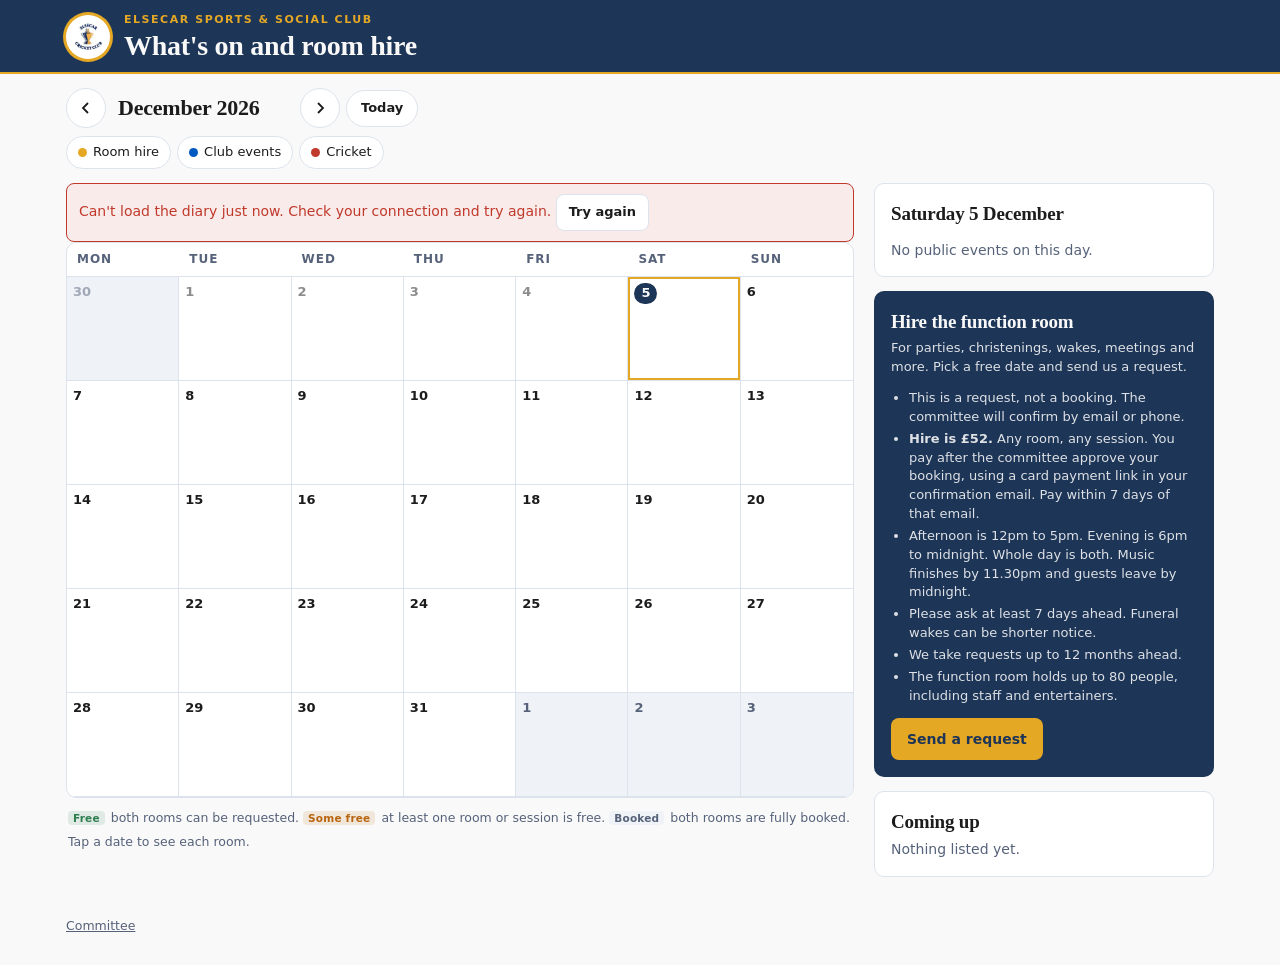
<file: index.html>
<!doctype html>
<html lang="en-GB" class="force-light">
<head>
<meta charset="utf-8">
<meta name="viewport" content="width=device-width,initial-scale=1,viewport-fit=cover">
<title>What's on: Elsecar Sports &amp; Social Club</title>
<meta name="description" content="What's on at Elsecar Sports & Social Club, and when the function room and tea room are free to hire.">
<meta name="theme-color" content="#1d3557">
<meta name="color-scheme" content="light">
<meta http-equiv="Content-Security-Policy" content="default-src 'self'; script-src 'self'; connect-src https://script.google.com https://script.googleusercontent.com; style-src 'self' https://fonts.googleapis.com; font-src https://fonts.gstatic.com; img-src 'self' data:; base-uri 'self'; form-action 'self'; object-src 'none'">
<link rel="icon" href="logo.jpg">
<link rel="preconnect" href="https://fonts.googleapis.com">
<link rel="preconnect" href="https://fonts.gstatic.com" crossorigin>
<link rel="stylesheet" href="https://fonts.googleapis.com/css2?family=Montserrat:wght@400;500;600;700&family=Roboto+Serif:opsz,wght@8..144,700;8..144,800&display=swap">
<link rel="stylesheet" href="committee.css?v=7">
<link rel="stylesheet" href="public.css?v=5">
</head>
<body class="public">

<div class="demobar" id="demoBar" hidden>
  <div class="wrap"><b>DEMO MODE.</b> Sample data only. Requests are not sent to the club. Approve them on the <a href="committee.html?demo=1" target="_blank" rel="noopener">committee demo</a> (code <b>demo</b>). <button type="button" class="linkbtn" id="demoReset">Reset the demo</button></div>
</div>

<header class="band">
  <div class="wrap">
    <div class="crest">
      <img class="logo" src="logo.jpg" alt="Elsecar Cricket Club crest" width="48" height="48">
      <div>
        <div class="eyebrow">Elsecar Sports &amp; Social Club</div>
        <h1>What's on and room hire</h1>
      </div>
    </div>
    <a class="pill" id="fullLink" href="index.html" target="_blank" rel="noopener" hidden>Open full screen</a>
  </div>
</header>

<section id="noBackend" hidden>
  <div class="wrap narrow"><div class="card">
    <h2>The diary isn't connected yet</h2>
    <p class="hint">Please check back soon.</p>
  </div></div>
</section>

<div id="app" hidden>
  <div class="toolbar">
    <div class="wrap">
      <div class="monthnav">
        <button class="iconbtn" id="prev" aria-label="Previous month"><svg width="16" height="16" viewBox="0 0 16 16" aria-hidden="true"><path d="M10 3 5 8l5 5" fill="none" stroke="currentColor" stroke-width="1.8"/></svg></button>
        <h2 id="monthLabel" aria-live="polite"></h2>
        <button class="iconbtn" id="next" aria-label="Next month"><svg width="16" height="16" viewBox="0 0 16 16" aria-hidden="true"><path d="m6 3 5 5-5 5" fill="none" stroke="currentColor" stroke-width="1.8"/></svg></button>
        <button class="ghost" id="todayBtn">Today</button>
      </div>
    </div>
    <div class="wrap"><div class="legend" id="legend"></div></div>
  </div>

  <main>
    <div class="wrap grid2">
      <div id="mainCol">
        <p class="err banner" id="loadErr" role="alert" hidden></p>
        <section class="cal" aria-label="Month calendar">
          <div class="dow"><div>Mon</div><div>Tue</div><div>Wed</div><div>Thu</div><div>Fri</div><div>Sat</div><div>Sun</div></div>
          <div class="grid" id="grid"></div>
        </section>
        <p class="key"><span class="key-wide"><span class="room free">Free</span> both rooms can be requested. <span class="room part">Some free</span> at least one room or session is free. <span class="room booked">Booked</span> both rooms are fully booked.</span><span class="key-narrow"><span class="dot"></span> a room is free for at least one session.</span> Tap a date to see each room.</p>
      </div>
      <aside id="side"></aside>
    </div>
  </main>

  <footer><div class="wrap"><a href="committee.html" target="_blank" rel="noopener">Committee</a></div></footer>
</div>

<div id="toastRoot" aria-live="polite"></div>

<script src="config.js?v=1"></script>
<script src="rules.js?v=6"></script>
<script src="public.js?v=5"></script>
</body>
</html>
</file>
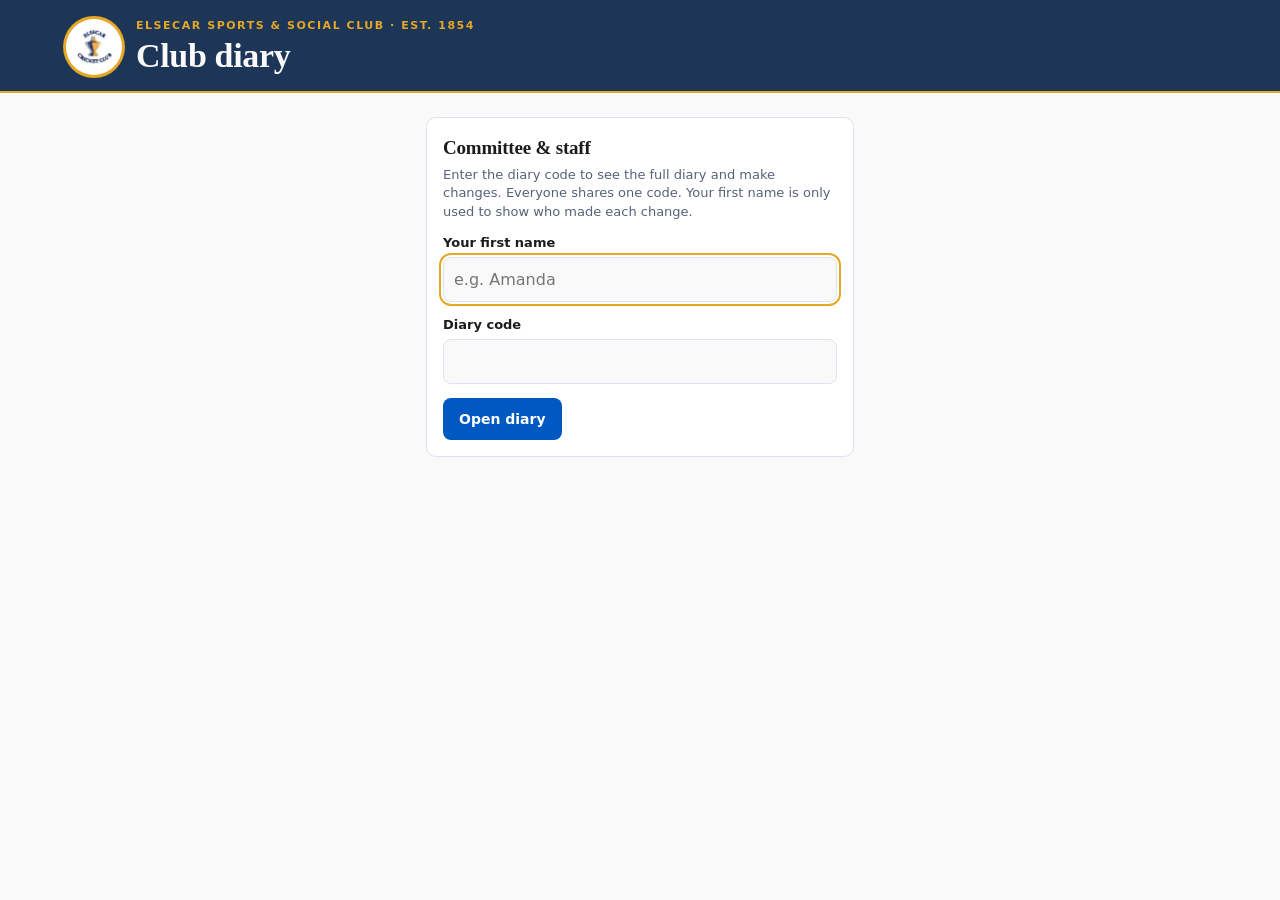
<file: committee.html>
<!doctype html>
<html lang="en-GB">
<head>
<meta charset="utf-8">
<meta name="viewport" content="width=device-width,initial-scale=1,viewport-fit=cover">
<title>Elsecar Club Diary: Committee</title>
<meta name="robots" content="noindex,nofollow">
<meta http-equiv="Content-Security-Policy" content="default-src 'self'; script-src 'self'; connect-src https://script.google.com https://script.googleusercontent.com; style-src 'self' https://fonts.googleapis.com; font-src https://fonts.gstatic.com; img-src 'self' data:; base-uri 'self'; form-action 'self'; object-src 'none'">
<meta name="theme-color" content="#1d3557">
<meta name="apple-mobile-web-app-capable" content="yes">
<meta name="mobile-web-app-capable" content="yes">
<meta name="apple-mobile-web-app-title" content="Club Diary">
<link rel="apple-touch-icon" href="logo.jpg">
<link rel="icon" href="logo.jpg">
<link rel="preconnect" href="https://fonts.googleapis.com">
<link rel="preconnect" href="https://fonts.gstatic.com" crossorigin>
<link rel="stylesheet" href="https://fonts.googleapis.com/css2?family=Montserrat:wght@400;500;600;700&family=Roboto+Serif:opsz,wght@8..144,700;8..144,800&display=swap">
<link rel="stylesheet" href="committee.css?v=7">
</head>
<body>

<div class="demobar" id="demoBar" hidden>
  <div class="wrap"><b>DEMO MODE.</b> Sample events only. Nothing here touches the real club diary. Use the code <b>demo</b>. Requests sent from the <a href="index.html?demo=1">public demo</a> in this browser appear here. <button type="button" class="linkbtn" id="demoReset">Reset the demo</button></div>
</div>

<header class="band">
  <div class="wrap">
    <div class="crest">
      <img class="logo" src="logo.jpg" alt="Elsecar Cricket Club crest" width="64" height="64">
      <div>
        <div class="eyebrow">Elsecar Sports &amp; Social Club · Est. 1854</div>
        <h1>Club diary</h1>
      </div>
    </div>
    <div class="who" id="who"></div>
  </div>
</header>

<!-- Sign in -->
<section id="signin" hidden>
  <div class="wrap narrow">
    <div class="card">
      <h2>Committee &amp; staff</h2>
      <p class="hint">Enter the diary code to see the full diary and make changes. Everyone shares one code. Your first name is only used to show who made each change.</p>
      <form id="signinForm" class="stack" autocomplete="off">
        <div class="f"><label for="inName">Your first name</label><input id="inName" maxlength="40" autocomplete="given-name" placeholder="e.g. Amanda" required></div>
        <div class="f"><label for="inCode">Diary code</label><input id="inCode" type="password" autocomplete="off" autocapitalize="none" spellcheck="false" required></div>
        <p class="err" id="inErr" role="alert" hidden></p>
        <div class="row"><button class="btn" type="submit" id="inGo">Open diary</button></div>
      </form>
    </div>
  </div>
</section>

<!-- Not connected yet -->
<section id="noBackend" hidden>
  <div class="wrap narrow">
    <div class="card">
      <h2>The diary isn't connected yet</h2>
      <p class="hint">The page is ready but it hasn't been given the address of the diary store. Pete needs to add it to <code>config.js</code>.</p>
      <p><a class="btn gold" href="?demo=1">Try the demo</a></p>
    </div>
  </div>
</section>

<!-- The diary -->
<div id="app" hidden>
  <div class="toolbar">
    <div class="wrap">
      <div class="monthnav" id="monthNav">
        <button class="iconbtn" id="prev" aria-label="Previous month"><svg width="16" height="16" viewBox="0 0 16 16" aria-hidden="true"><path d="M10 3 5 8l5 5" fill="none" stroke="currentColor" stroke-width="1.8"/></svg></button>
        <h2 id="monthLabel" aria-live="polite"></h2>
        <button class="iconbtn" id="next" aria-label="Next month"><svg width="16" height="16" viewBox="0 0 16 16" aria-hidden="true"><path d="m6 3 5 5-5 5" fill="none" stroke="currentColor" stroke-width="1.8"/></svg></button>
        <button class="ghost" id="todayBtn">Today</button>
      </div>
      <h2 id="listLabel" class="listlabel" hidden>Coming up (next 3 months)</h2>
      <div class="row">
        <div class="seg" role="group" aria-label="View">
          <button id="vMonth" aria-pressed="true">Month</button>
          <button id="vList" aria-pressed="false">List</button>
        </div>
        <button class="btn gold" id="addBtn">+ Add</button>
      </div>
    </div>
    <div class="wrap"><div class="legend" id="legend"></div></div>
  </div>

  <main>
    <div class="wrap grid2">
      <div id="mainCol">
        <p class="err banner" id="loadErr" role="alert" hidden></p>
        <section class="cal" id="calBox" aria-label="Month calendar">
          <div class="dow"><div>Mon</div><div>Tue</div><div>Wed</div><div>Thu</div><div>Fri</div><div>Sat</div><div>Sun</div></div>
          <div class="grid" id="grid"></div>
        </section>
        <section id="listBox" aria-label="Upcoming list" hidden></section>
      </div>
      <aside id="side"></aside>
    </div>
  </main>

  <footer><div class="wrap">Fixtures from Play-Cricket arrive in a later update. <!-- STAGE 4: Play-Cricket fixtures appear as read-only items already (see src in committee.js). --></div></footer>
</div>

<div id="modalRoot"></div>
<div id="toastRoot" aria-live="polite"></div>

<script src="config.js?v=1"></script>
<script src="rules.js?v=6"></script>
<script src="committee.js?v=6"></script>
</body>
</html>
</file>
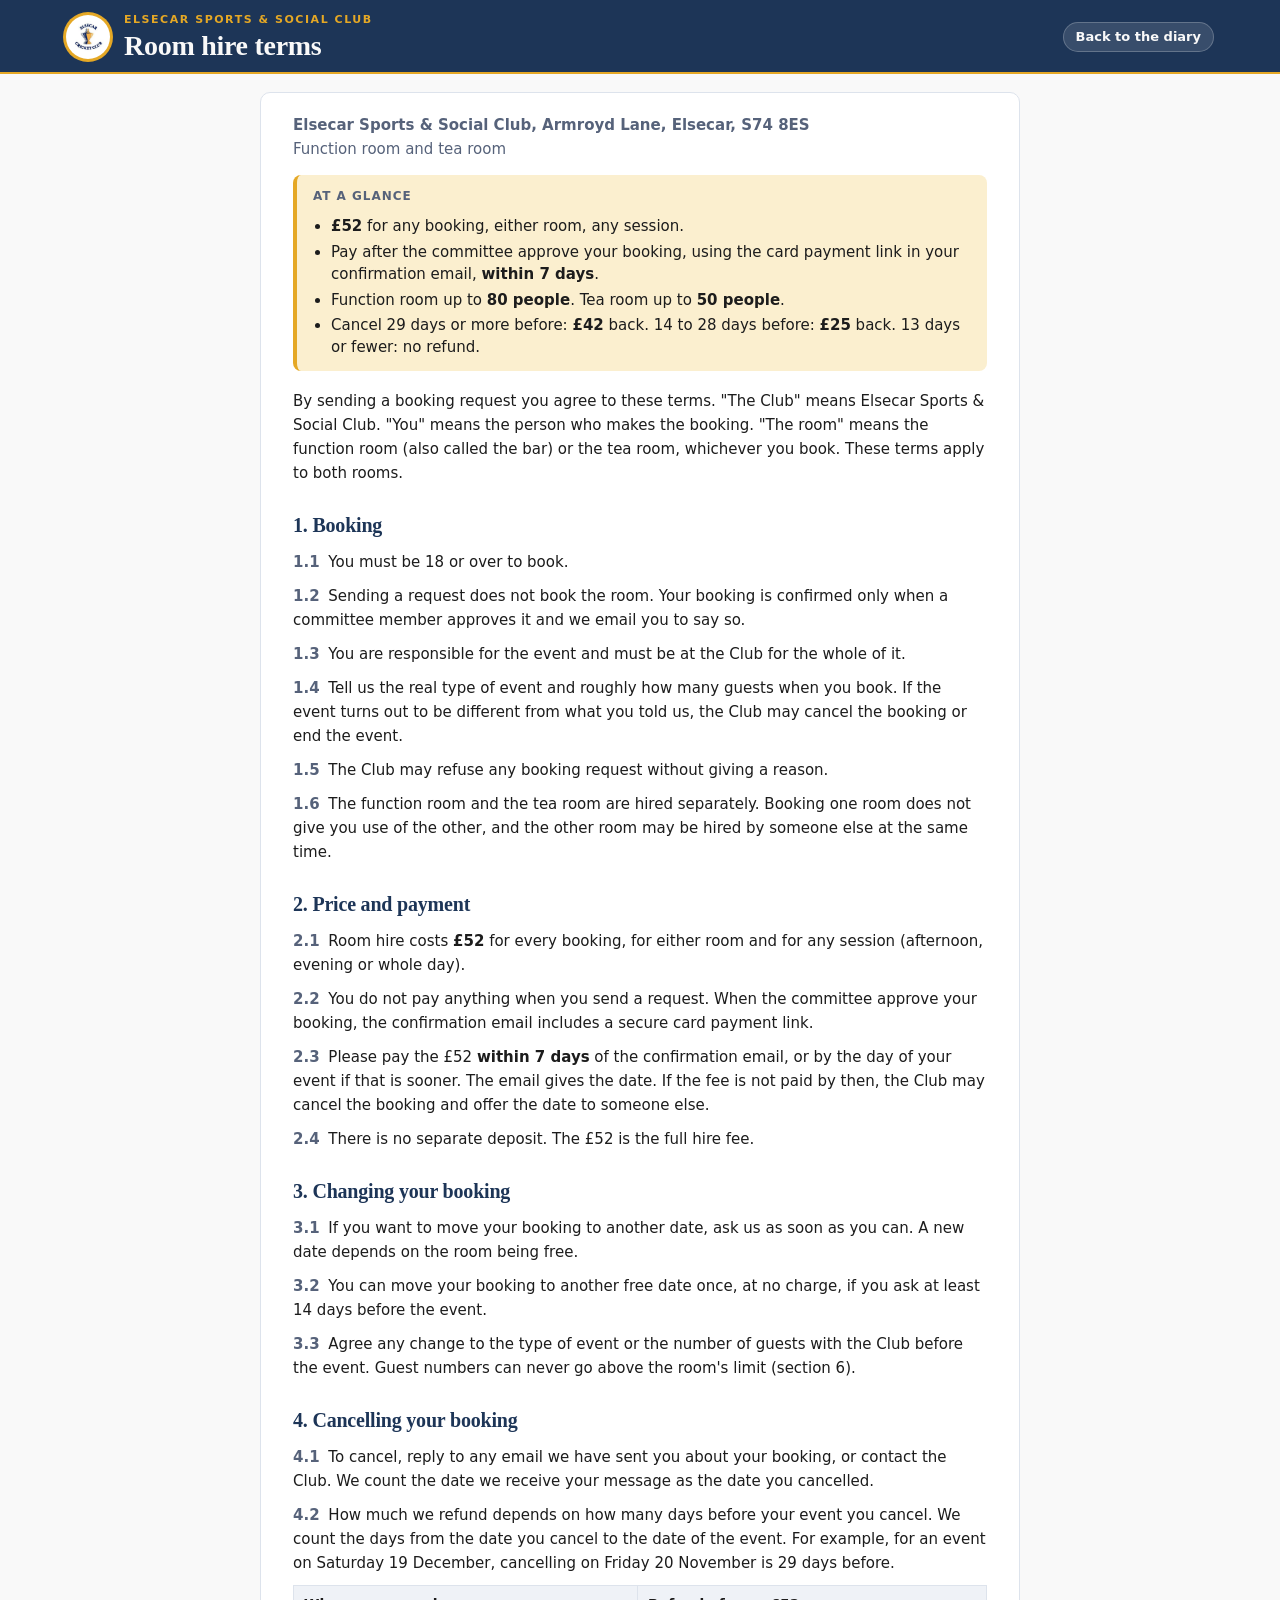
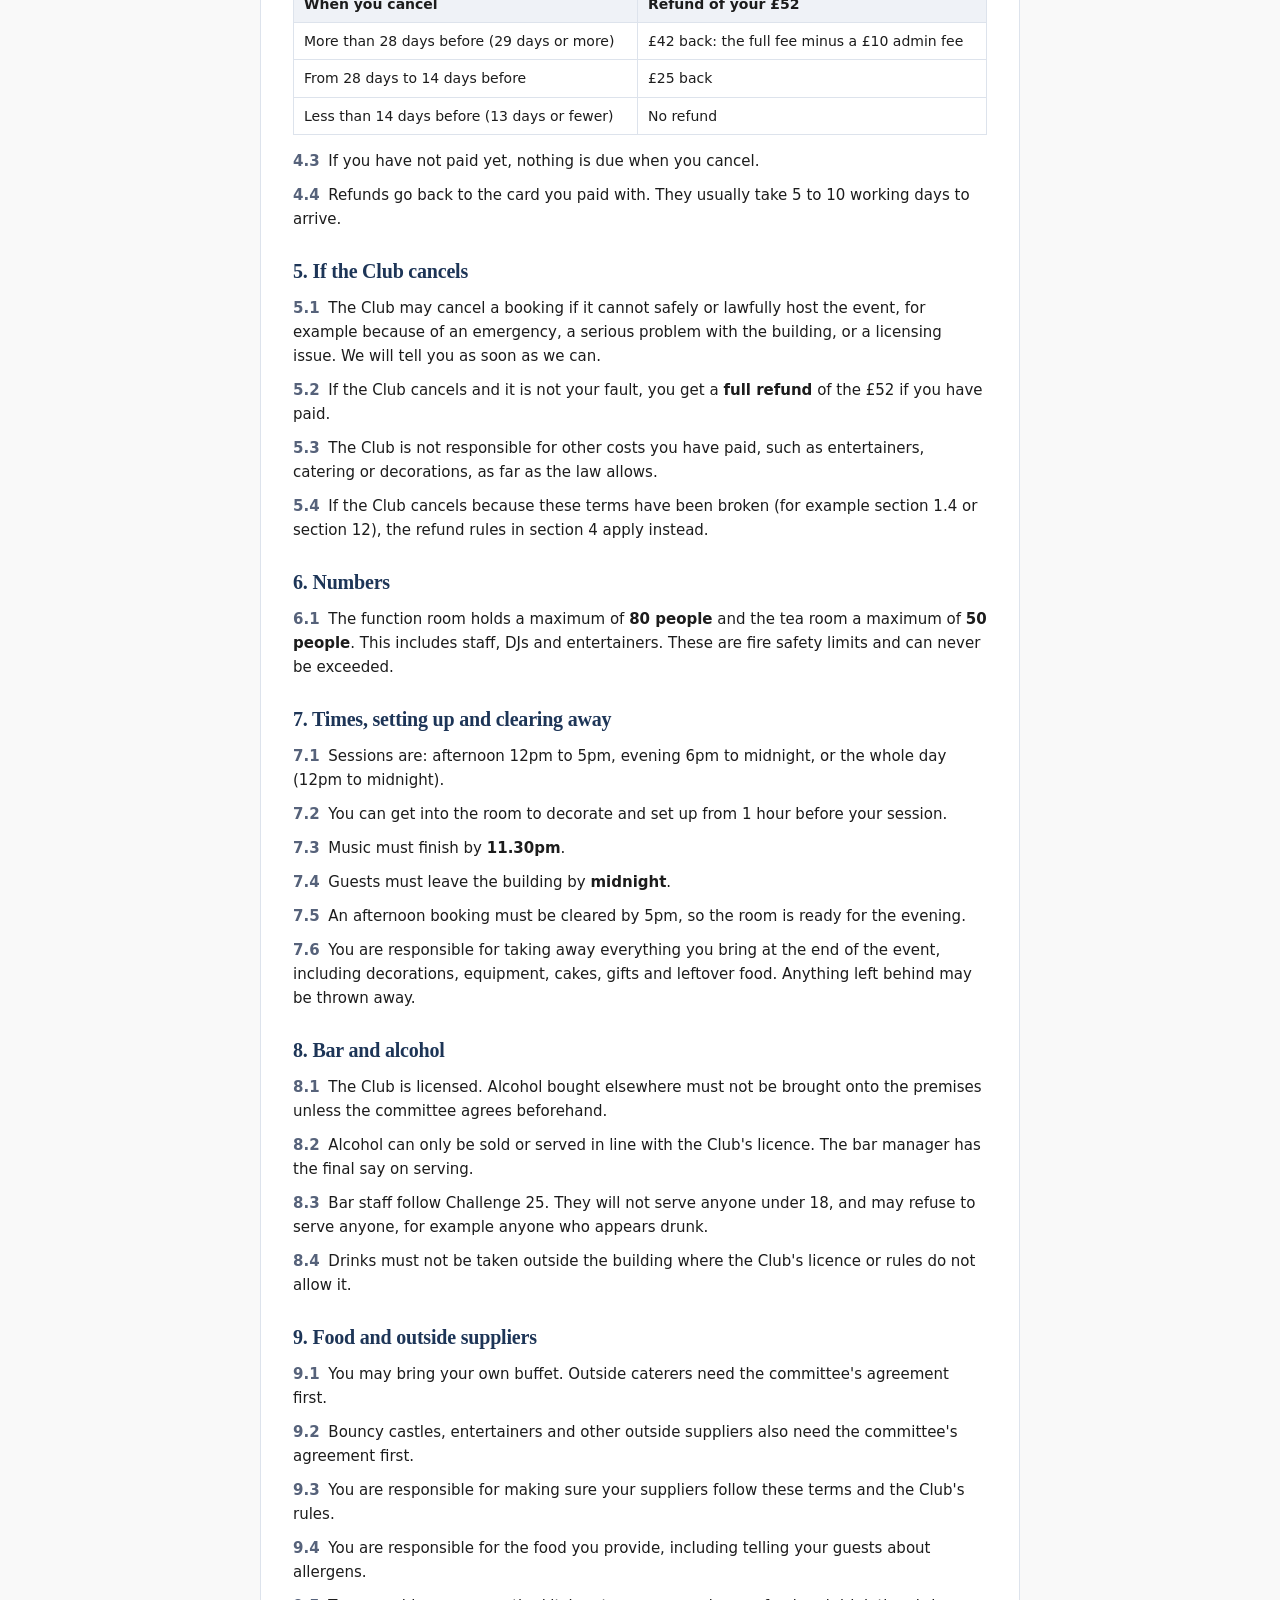
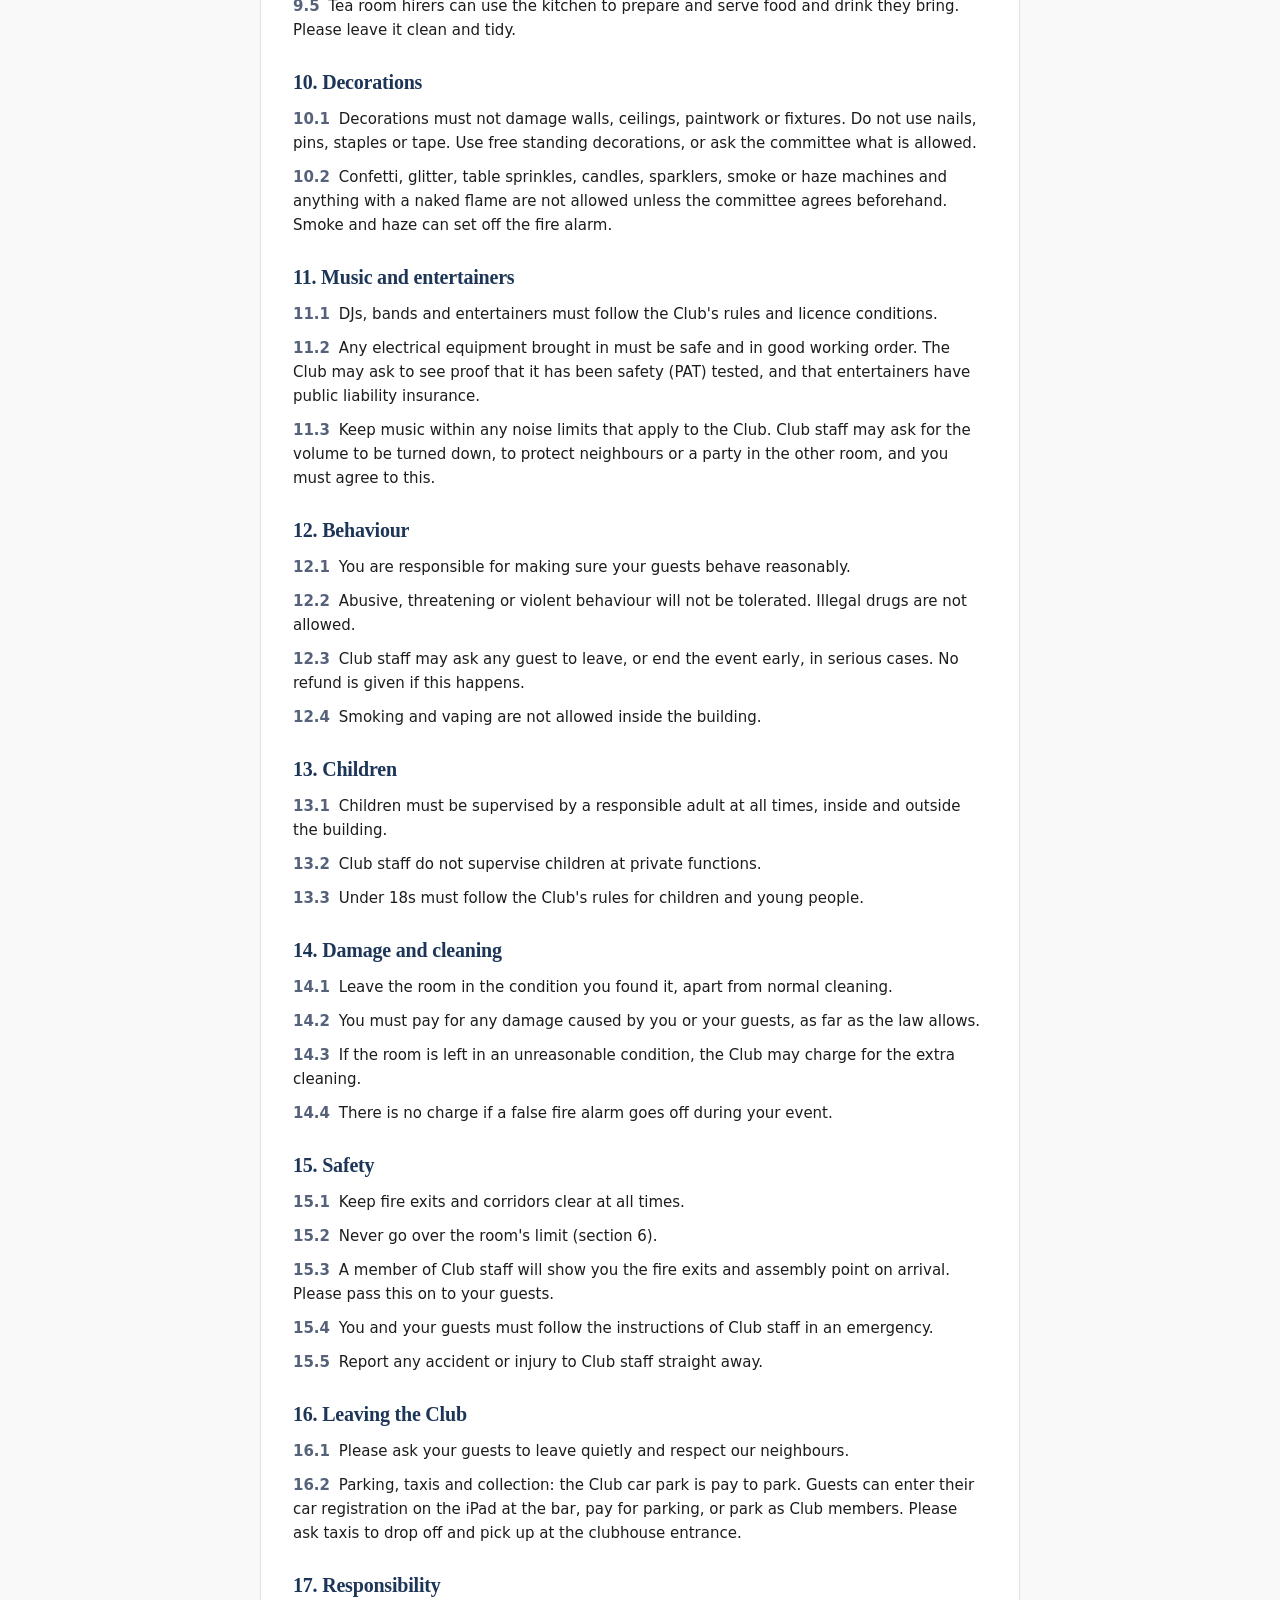
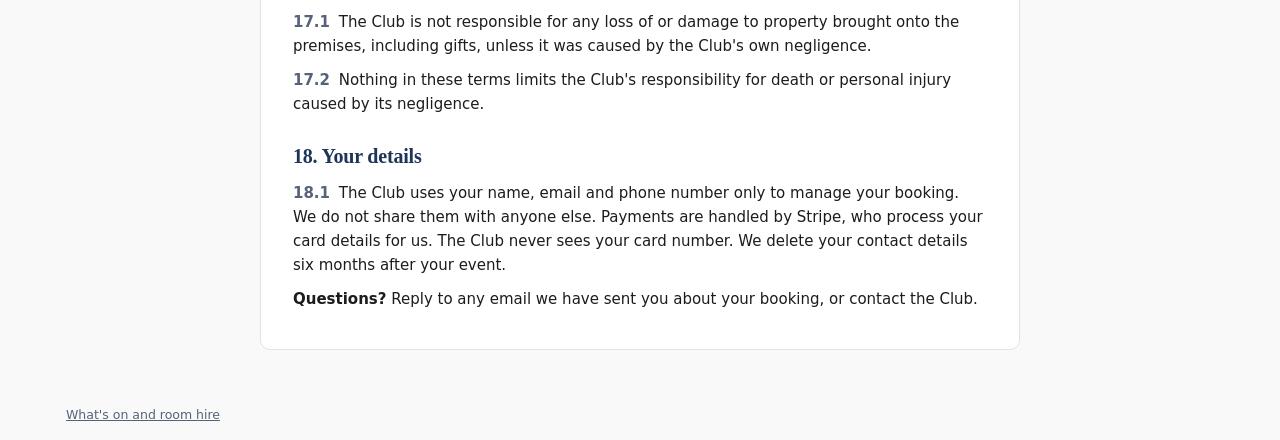
<file: hire-terms.html>
<!doctype html>
<html lang="en-GB" class="force-light">
<head>
<meta charset="utf-8">
<meta name="viewport" content="width=device-width,initial-scale=1,viewport-fit=cover">
<title>Room hire terms: Elsecar Sports &amp; Social Club</title>
<meta name="description" content="Terms for hiring the function room or the tea room at Elsecar Sports & Social Club: price, payment, cancelling and refunds, numbers and house rules.">
<meta name="theme-color" content="#1d3557">
<meta name="color-scheme" content="light">
<meta http-equiv="Content-Security-Policy" content="default-src 'self'; script-src 'none'; style-src 'self' https://fonts.googleapis.com; font-src https://fonts.gstatic.com; img-src 'self' data:; base-uri 'self'; form-action 'none'; object-src 'none'">
<link rel="icon" href="logo.jpg">
<link rel="preconnect" href="https://fonts.googleapis.com">
<link rel="preconnect" href="https://fonts.gstatic.com" crossorigin>
<link rel="stylesheet" href="https://fonts.googleapis.com/css2?family=Montserrat:wght@400;500;600;700&family=Roboto+Serif:opsz,wght@8..144,700;8..144,800&display=swap">
<link rel="stylesheet" href="committee.css?v=7">
<link rel="stylesheet" href="public.css?v=4">
</head>
<body class="public terms">
<!-- Keep in step with HIRE-TERMS.md. tests/test-rules.js checks the main facts, the sections and the [confirm] items agree. -->

<header class="band">
  <div class="wrap">
    <div class="crest">
      <img class="logo" src="logo.jpg" alt="Elsecar Cricket Club crest" width="48" height="48">
      <div>
        <div class="eyebrow">Elsecar Sports &amp; Social Club</div>
        <h1>Room hire terms</h1>
      </div>
    </div>
    <a class="pill" href="index.html">Back to the diary</a>
  </div>
</header>

<main class="wrap">
  <div class="doc">
    <p class="addr"><b>Elsecar Sports &amp; Social Club, Armroyd Lane, Elsecar, S74 8ES</b><br>Function room and tea room</p>


    <div class="summary-box">
      <p class="label">At a glance</p>
      <ul>
        <li><b>£52</b> for any booking, either room, any session.</li>
        <li>Pay after the committee approve your booking, using the card payment link in your confirmation email, <b>within 7 days</b>.</li>
        <li>Function room up to <b>80 people</b>. Tea room up to <b>50 people</b>.</li>
        <li>Cancel 29 days or more before: <b>£42</b> back. 14 to 28 days before: <b>£25</b> back. 13 days or fewer: no refund.</li>
      </ul>
    </div>

    <p>By sending a booking request you agree to these terms. "The Club" means Elsecar Sports &amp; Social Club. "You" means the person who makes the booking. "The room" means the function room (also called the bar) or the tea room, whichever you book. These terms apply to both rooms.</p>

    <h2 id="booking">1. Booking</h2>
    <p><span class="n">1.1</span> You must be 18 or over to book.</p>
    <p><span class="n">1.2</span> Sending a request does not book the room. Your booking is confirmed only when a committee member approves it and we email you to say so.</p>
    <p><span class="n">1.3</span> You are responsible for the event and must be at the Club for the whole of it.</p>
    <p><span class="n">1.4</span> Tell us the real type of event and roughly how many guests when you book. If the event turns out to be different from what you told us, the Club may cancel the booking or end the event.</p>
    <p><span class="n">1.5</span> The Club may refuse any booking request without giving a reason.</p>
    <p><span class="n">1.6</span> The function room and the tea room are hired separately. Booking one room does not give you use of the other, and the other room may be hired by someone else at the same time.</p>

    <h2 id="payment">2. Price and payment</h2>
    <p><span class="n">2.1</span> Room hire costs <b>£52</b> for every booking, for either room and for any session (afternoon, evening or whole day).</p>
    <p><span class="n">2.2</span> You do not pay anything when you send a request. When the committee approve your booking, the confirmation email includes a secure card payment link.</p>
    <p><span class="n">2.3</span> Please pay the £52 <b>within 7 days</b> of the confirmation email, or by the day of your event if that is sooner. The email gives the date. If the fee is not paid by then, the Club may cancel the booking and offer the date to someone else.</p>
    <p><span class="n">2.4</span> There is no separate deposit. The £52 is the full hire fee.</p>

    <h2 id="changes">3. Changing your booking</h2>
    <p><span class="n">3.1</span> If you want to move your booking to another date, ask us as soon as you can. A new date depends on the room being free.</p>
    <p><span class="n">3.2</span> You can move your booking to another free date once, at no charge, if you ask at least 14 days before the event.</p>
    <p><span class="n">3.3</span> Agree any change to the type of event or the number of guests with the Club before the event. Guest numbers can never go above the room's limit (section 6).</p>

    <h2 id="cancelling">4. Cancelling your booking</h2>
    <p><span class="n">4.1</span> To cancel, reply to any email we have sent you about your booking, or contact the Club. We count the date we receive your message as the date you cancelled.</p>
    <p><span class="n">4.2</span> How much we refund depends on how many days before your event you cancel. We count the days from the date you cancel to the date of the event. For example, for an event on Saturday 19 December, cancelling on Friday 20 November is 29 days before.</p>
    <table>
      <thead><tr><th scope="col">When you cancel</th><th scope="col">Refund of your £52</th></tr></thead>
      <tbody>
        <tr><td>More than 28 days before (29 days or more)</td><td>£42 back: the full fee minus a £10 admin fee</td></tr>
        <tr><td>From 28 days to 14 days before</td><td>£25 back</td></tr>
        <tr><td>Less than 14 days before (13 days or fewer)</td><td>No refund</td></tr>
      </tbody>
    </table>
    <p><span class="n">4.3</span> If you have not paid yet, nothing is due when you cancel.</p>
    <p><span class="n">4.4</span> Refunds go back to the card you paid with. They usually take 5 to 10 working days to arrive.</p>

    <h2 id="club-cancels">5. If the Club cancels</h2>
    <p><span class="n">5.1</span> The Club may cancel a booking if it cannot safely or lawfully host the event, for example because of an emergency, a serious problem with the building, or a licensing issue. We will tell you as soon as we can.</p>
    <p><span class="n">5.2</span> If the Club cancels and it is not your fault, you get a <b>full refund</b> of the £52 if you have paid.</p>
    <p><span class="n">5.3</span> The Club is not responsible for other costs you have paid, such as entertainers, catering or decorations, as far as the law allows.</p>
    <p><span class="n">5.4</span> If the Club cancels because these terms have been broken (for example section 1.4 or section 12), the refund rules in section 4 apply instead.</p>

    <h2 id="numbers">6. Numbers</h2>
    <p><span class="n">6.1</span> The function room holds a maximum of <b>80 people</b> and the tea room a maximum of <b>50 people</b>. This includes staff, DJs and entertainers. These are fire safety limits and can never be exceeded.</p>

    <h2 id="times">7. Times, setting up and clearing away</h2>
    <p><span class="n">7.1</span> Sessions are: afternoon 12pm to 5pm, evening 6pm to midnight, or the whole day (12pm to midnight).</p>
    <p><span class="n">7.2</span> You can get into the room to decorate and set up from 1 hour before your session.</p>
    <p><span class="n">7.3</span> Music must finish by <b>11.30pm</b>.</p>
    <p><span class="n">7.4</span> Guests must leave the building by <b>midnight</b>.</p>
    <p><span class="n">7.5</span> An afternoon booking must be cleared by 5pm, so the room is ready for the evening.</p>
    <p><span class="n">7.6</span> You are responsible for taking away everything you bring at the end of the event, including decorations, equipment, cakes, gifts and leftover food. Anything left behind may be thrown away.</p>

    <h2 id="bar">8. Bar and alcohol</h2>
    <p><span class="n">8.1</span> The Club is licensed. Alcohol bought elsewhere must not be brought onto the premises unless the committee agrees beforehand.</p>
    <p><span class="n">8.2</span> Alcohol can only be sold or served in line with the Club's licence. The bar manager has the final say on serving.</p>
    <p><span class="n">8.3</span> Bar staff follow Challenge 25. They will not serve anyone under 18, and may refuse to serve anyone, for example anyone who appears drunk.</p>
    <p><span class="n">8.4</span> Drinks must not be taken outside the building where the Club's licence or rules do not allow it.</p>

    <h2 id="food">9. Food and outside suppliers</h2>
    <p><span class="n">9.1</span> You may bring your own buffet. Outside caterers need the committee's agreement first.</p>
    <p><span class="n">9.2</span> Bouncy castles, entertainers and other outside suppliers also need the committee's agreement first.</p>
    <p><span class="n">9.3</span> You are responsible for making sure your suppliers follow these terms and the Club's rules.</p>
    <p><span class="n">9.4</span> You are responsible for the food you provide, including telling your guests about allergens.</p>
    <p><span class="n">9.5</span> Tea room hirers can use the kitchen to prepare and serve food and drink they bring. Please leave it clean and tidy.</p>

    <h2 id="decorations">10. Decorations</h2>
    <p><span class="n">10.1</span> Decorations must not damage walls, ceilings, paintwork or fixtures. Do not use nails, pins, staples or tape. Use free standing decorations, or ask the committee what is allowed.</p>
    <p><span class="n">10.2</span> Confetti, glitter, table sprinkles, candles, sparklers, smoke or haze machines and anything with a naked flame are not allowed unless the committee agrees beforehand. Smoke and haze can set off the fire alarm.</p>

    <h2 id="music">11. Music and entertainers</h2>
    <p><span class="n">11.1</span> DJs, bands and entertainers must follow the Club's rules and licence conditions.</p>
    <p><span class="n">11.2</span> Any electrical equipment brought in must be safe and in good working order. The Club may ask to see proof that it has been safety (PAT) tested, and that entertainers have public liability insurance.</p>
    <p><span class="n">11.3</span> Keep music within any noise limits that apply to the Club. Club staff may ask for the volume to be turned down, to protect neighbours or a party in the other room, and you must agree to this.</p>

    <h2 id="behaviour">12. Behaviour</h2>
    <p><span class="n">12.1</span> You are responsible for making sure your guests behave reasonably.</p>
    <p><span class="n">12.2</span> Abusive, threatening or violent behaviour will not be tolerated. Illegal drugs are not allowed.</p>
    <p><span class="n">12.3</span> Club staff may ask any guest to leave, or end the event early, in serious cases. No refund is given if this happens.</p>
    <p><span class="n">12.4</span> Smoking and vaping are not allowed inside the building.</p>

    <h2 id="children">13. Children</h2>
    <p><span class="n">13.1</span> Children must be supervised by a responsible adult at all times, inside and outside the building.</p>
    <p><span class="n">13.2</span> Club staff do not supervise children at private functions.</p>
    <p><span class="n">13.3</span> Under 18s must follow the Club's rules for children and young people.</p>

    <h2 id="damage">14. Damage and cleaning</h2>
    <p><span class="n">14.1</span> Leave the room in the condition you found it, apart from normal cleaning.</p>
    <p><span class="n">14.2</span> You must pay for any damage caused by you or your guests, as far as the law allows.</p>
    <p><span class="n">14.3</span> If the room is left in an unreasonable condition, the Club may charge for the extra cleaning.</p>
    <p><span class="n">14.4</span> There is no charge if a false fire alarm goes off during your event.</p>

    <h2 id="safety">15. Safety</h2>
    <p><span class="n">15.1</span> Keep fire exits and corridors clear at all times.</p>
    <p><span class="n">15.2</span> Never go over the room's limit (section 6).</p>
    <p><span class="n">15.3</span> A member of Club staff will show you the fire exits and assembly point on arrival. Please pass this on to your guests.</p>
    <p><span class="n">15.4</span> You and your guests must follow the instructions of Club staff in an emergency.</p>
    <p><span class="n">15.5</span> Report any accident or injury to Club staff straight away.</p>

    <h2 id="leaving">16. Leaving the Club</h2>
    <p><span class="n">16.1</span> Please ask your guests to leave quietly and respect our neighbours.</p>
    <p><span class="n">16.2</span> Parking, taxis and collection: the Club car park is pay to park. Guests can enter their car registration on the iPad at the bar, pay for parking, or park as Club members. Please ask taxis to drop off and pick up at the clubhouse entrance.</p>

    <h2 id="responsibility">17. Responsibility</h2>
    <p><span class="n">17.1</span> The Club is not responsible for any loss of or damage to property brought onto the premises, including gifts, unless it was caused by the Club's own negligence.</p>
    <p><span class="n">17.2</span> Nothing in these terms limits the Club's responsibility for death or personal injury caused by its negligence.</p>

    <h2 id="details">18. Your details</h2>
    <p><span class="n">18.1</span> The Club uses your name, email and phone number only to manage your booking. We do not share them with anyone else. Payments are handled by Stripe, who process your card details for us. The Club never sees your card number. We delete your contact details six months after your event.</p>

    <p class="questions"><b>Questions?</b> Reply to any email we have sent you about your booking, or contact the Club.</p>
  </div>
</main>

<footer><div class="wrap"><a href="index.html">What's on and room hire</a></div></footer>
</body>
</html>
</file>
<file: committee.css>
/* Elsecar Club Diary, committee view.
   Brand: navy #1d3557, gold #E5A825, amber #E8A050, site blue #0059C1.
   Headings Roboto Serif 800, body Montserrat. */
:root{
  --bg:#F9F9F9; --surface:#FFFFFF; --sunk:#EFF2F7; --ink:#1C1C1C; --muted:#56627A; --line:#DDE3EC;
  --hdr:#1d3557; --hdr-ink:#F9F9F9; --gold:#E5A825; --gold-ink:#1d3557; --gold-soft:#FBEFCF;
  --c-room:#E5A825; --c-club:#0059C1; --c-meet:#1d3557; --c-staff:#7B3FA0; --c-cricket:#c0392b;
  --ok:#2E7D4F; --warn:#B8650F; --bad:#c0392b;
  --display:"Roboto Serif", Georgia, "Times New Roman", serif;
  --body:"Montserrat", system-ui, -apple-system, "Segoe UI", sans-serif;
  --r:10px;
}
@media (prefers-color-scheme: dark){:root:not(.force-light){
  --bg:#050b1f; --surface:#0a1a3d; --sunk:#10244D; --ink:#F9F9F9; --muted:#9db3d9; --line:#1F3462;
  --gold-ink:#050b1f; --gold-soft:#3A2F14;
  --c-club:#6ec6ff; --c-meet:#9db3d9; --c-cricket:#ff5e5e; --c-staff:#c39bff;
  --ok:#5BB37F; --warn:#E8A050; --bad:#ff5e5e; color-scheme:dark}}

*{box-sizing:border-box}
html{-webkit-text-size-adjust:100%}
body{margin:0;background:var(--bg);color:var(--ink);font-family:var(--body);font-size:15px;line-height:1.45}
button,input,select,textarea{font:inherit;color:inherit}
button{cursor:pointer}
[hidden]{display:none!important}
:focus-visible{outline:2px solid var(--gold);outline-offset:2px}
a{color:var(--c-club)}
code{background:var(--sunk);padding:1px 5px;border-radius:4px}
.wrap{max-width:1180px;margin:0 auto;padding-left:max(16px,env(safe-area-inset-left,0px));padding-right:max(16px,env(safe-area-inset-right,0px))}
.wrap.narrow{max-width:460px;padding-block:24px}

.demobar{background:var(--gold);color:#1d3557;font-size:13px;padding-block:8px;position:sticky;top:0;z-index:40;padding-top:max(8px,env(safe-area-inset-top,0px))}

header.band{background:var(--hdr);color:var(--hdr-ink);border-bottom:2px solid var(--gold)}
header.band .wrap{display:flex;flex-wrap:wrap;align-items:flex-end;justify-content:space-between;gap:12px;padding-block:18px 16px}
.crest{display:flex;align-items:center;gap:14px}
.logo{width:56px;height:56px;border-radius:50%;background:#fff;object-fit:cover;flex:none;box-shadow:0 0 0 3px var(--gold)}
.eyebrow{font-size:11px;letter-spacing:.14em;text-transform:uppercase;color:var(--gold);font-weight:600}
h1{font-family:var(--display);font-weight:800;letter-spacing:-.01em;font-size:clamp(24px,3.6vw,34px);margin:2px 0 0;line-height:1.15}
h2,h3{font-family:var(--display);font-weight:700;letter-spacing:-.01em}
.who{font-size:13px;display:flex;align-items:center;gap:8px;flex-wrap:wrap}
.pill{background:rgba(255,255,255,.12);border:1px solid rgba(255,255,255,.22);border-radius:999px;padding:5px 12px;color:var(--hdr-ink);font-size:13px;font-weight:600}

.toolbar .wrap{display:flex;flex-wrap:wrap;gap:10px;align-items:center;justify-content:space-between;padding-block:14px 4px}
.toolbar .wrap + .wrap{padding-block:4px 8px}
.monthnav{display:flex;align-items:center;gap:6px}
.monthnav h2,.listlabel{font-size:22px;margin:0 6px;min-width:170px}
.listlabel{min-width:0}
.iconbtn{width:40px;height:40px;border-radius:50%;border:1px solid var(--line);background:var(--surface);display:grid;place-items:center;flex:none}
.iconbtn:hover{border-color:var(--muted)}
.ghost{border:1px solid var(--line);background:var(--surface);border-radius:999px;padding:8px 14px;font-size:13px;font-weight:600}
.seg{display:inline-flex;background:var(--surface);border:1px solid var(--line);border-radius:999px;padding:3px}
.seg button{border:0;background:none;padding:6px 14px;border-radius:999px;font-size:13px;font-weight:600;color:var(--muted)}
.seg button[aria-pressed="true"]{background:var(--hdr);color:var(--hdr-ink)}
.legend{display:flex;flex-wrap:wrap;gap:6px}
.chip{display:inline-flex;align-items:center;gap:6px;border:1px solid var(--line);background:var(--surface);border-radius:999px;padding:6px 11px;font-size:13px}
.chip i{width:9px;height:9px;border-radius:50%;background:var(--c)}
.chip[aria-pressed="false"]{opacity:.5}
.chip[aria-pressed="false"] i{background:transparent;box-shadow:inset 0 0 0 1.5px var(--c)}

.grid2{display:grid;grid-template-columns:minmax(0,1fr) 340px;gap:20px;padding-block:6px 40px;align-items:start}
@media (max-width:900px){.grid2{grid-template-columns:minmax(0,1fr)}}

.cal{background:var(--surface);border:1px solid var(--line);border-radius:var(--r);overflow:hidden}
.dow,.grid{display:grid;grid-template-columns:repeat(7,minmax(0,1fr))}
.dow div{padding:8px 10px;font-size:12px;letter-spacing:.08em;text-transform:uppercase;color:var(--muted);font-weight:600;border-bottom:1px solid var(--line)}
.day{min-height:104px;border:0;border-right:1px solid var(--line);border-bottom:1px solid var(--line);padding:6px 6px 8px;display:flex;flex-direction:column;gap:3px;background:none;text-align:left;min-width:0}
.day:nth-child(7n){border-right:0}
.day.out{background:var(--sunk);color:var(--muted)}
.day:hover{background:var(--sunk)}
.day.sel{box-shadow:inset 0 0 0 2px var(--gold)}
.num{font-size:13px;font-weight:600;font-variant-numeric:tabular-nums}
.day.today .num b{background:var(--hdr);color:var(--hdr-ink);border-radius:999px;padding:1px 7px}
.num b{font-weight:600}
.evs{display:flex;flex-direction:column;gap:3px;min-width:0}
.ev{display:block;font-size:12px;line-height:1.3;border-radius:5px;padding:2px 6px;background:color-mix(in srgb,var(--c) 14%,transparent);border-left:3px solid var(--c);white-space:nowrap;overflow:hidden;text-overflow:ellipsis}
.ev .t{font-variant-numeric:tabular-nums;color:var(--muted);margin-right:4px}
.more{font-size:11.5px;color:var(--muted);padding-left:4px}
@media (max-width:640px){
  .day{min-height:58px;padding:4px}
  .dow div{padding:6px 2px;font-size:10px;letter-spacing:.02em;text-align:center}
  .num{text-align:center}
  .evs{flex-direction:row;flex-wrap:wrap;gap:3px;justify-content:center}
  .ev{width:8px;height:8px;padding:0;border:0;border-radius:50%;background:var(--c);font-size:0}
  .more{display:none}
  .monthnav h2{font-size:19px;min-width:0}
  .listlabel{font-size:18px}
}

aside{display:flex;flex-direction:column;gap:14px;min-width:0}
.card{background:var(--surface);border:1px solid var(--line);border-radius:var(--r);padding:16px}
.card h2,.card h3{font-size:19px;margin:0 0 4px}
.sub,.hint{color:var(--muted);font-size:13px;margin:0 0 12px}
.btn{border:0;border-radius:8px;padding:11px 16px;font-weight:600;font-size:14px;background:var(--c-club);color:#fff;text-decoration:none;display:inline-block}
.btn.gold{background:var(--gold);color:var(--gold-ink)}
.btn.line{background:var(--surface);color:var(--ink);border:1px solid var(--line)}
.btn.small{padding:8px 12px;font-size:13px}
.btn.danger{background:var(--bad);color:#fff}
.btn:disabled{opacity:.6;cursor:wait}
.row{display:flex;gap:8px;flex-wrap:wrap;align-items:center}
.stack{display:flex;flex-direction:column;gap:14px}
.list{display:flex;flex-direction:column;gap:10px;margin:0;padding:0;list-style:none}
.item{display:grid;grid-template-columns:4px minmax(0,1fr);gap:10px;align-items:stretch}
.item .bar{border-radius:4px;background:var(--c)}
.item .ttl{font-weight:600;overflow-wrap:anywhere}
.item .meta{font-size:13px;color:var(--muted);font-variant-numeric:tabular-nums}
.item .note{font-size:13px;margin-top:2px;overflow-wrap:anywhere;white-space:pre-line}
.item button.linkish{background:none;border:0;padding:4px 0;text-align:left;width:100%;min-height:44px}
.item button.linkish:hover .ttl{text-decoration:underline}
.tag{display:inline-block;font-size:11px;font-weight:600;letter-spacing:.04em;text-transform:uppercase;padding:2px 7px;border-radius:999px;background:var(--sunk);color:var(--muted);margin-left:4px;vertical-align:1px}
.tag.pc{background:color-mix(in srgb,var(--c-cricket) 14%,transparent);color:var(--c-cricket)}
.empty{color:var(--muted);font-size:14px;margin:0}
.log{font-size:13px;color:var(--muted);display:flex;flex-direction:column;gap:6px;margin:0;padding:0;list-style:none}
.log b{color:var(--ink);font-weight:600}
.feed{font-family:ui-monospace,Menlo,Consolas,monospace;font-size:12px;background:var(--sunk);border-radius:6px;padding:8px 10px;word-break:break-all;user-select:all}

.listday{margin:0 0 16px}
.listday h3{font-size:16px;margin:0 0 8px;color:var(--muted)}
.listday.today h3{color:var(--ink)}
.listday .card{padding:12px 14px}

.banner{background:color-mix(in srgb,var(--bad) 10%,var(--surface));border:1px solid var(--bad);border-radius:8px;padding:10px 12px;margin:0 0 12px}
.loading{opacity:.55;transition:opacity .15s}

/* modal */
.scrim{position:fixed;inset:0;background:rgba(8,14,30,.55);display:grid;place-items:center;padding:16px;z-index:50}
.modal{background:var(--surface);color:var(--ink);border-radius:14px;width:min(560px,100%);max-height:calc(100dvh - 32px);overflow:auto;box-shadow:0 20px 60px rgba(0,0,0,.3)}
.modal header{padding:16px 20px 10px;display:flex;justify-content:space-between;gap:10px;align-items:flex-start;border-bottom:1px solid var(--line)}
.modal header h3{font-size:21px;margin:0}
.modal .body{padding:16px 20px 20px;display:flex;flex-direction:column;gap:14px}
.fgrid{display:grid;grid-template-columns:1fr 1fr;gap:12px}
@media (max-width:480px){.fgrid{grid-template-columns:1fr}.scrim{padding:8px}}
.f{display:flex;flex-direction:column;gap:4px;min-width:0}
.full{grid-column:1/-1}
label{font-size:13px;font-weight:600}
input,select,textarea{border:1px solid var(--line);background:var(--bg);border-radius:8px;padding:10px;width:100%;min-width:0;font-size:16px}
textarea{min-height:80px;resize:vertical}
.check{display:flex;gap:10px;align-items:flex-start;font-size:13px;font-weight:400}
.check input{width:20px;height:20px;margin-top:1px;flex:none}
.err{color:var(--bad);font-size:14px;margin:0;font-weight:500}
.toast{position:fixed;left:50%;bottom:calc(20px + env(safe-area-inset-bottom,0px));transform:translateX(-50%);background:var(--ink);color:var(--bg);padding:10px 16px;border-radius:999px;font-size:14px;z-index:60;max-width:calc(100vw - 32px);text-align:center}
footer{color:var(--muted);font-size:12.5px}
footer .wrap{padding-block:0 30px}
@media (prefers-reduced-motion:no-preference){.modal{animation:pop .18s ease-out}@keyframes pop{from{transform:translateY(8px);opacity:.6}}}

/* stage 3: function room requests and bookings */
.demobar a,.linkbtn{color:#1d3557;font-weight:700;text-decoration:underline}
.linkbtn{background:none;border:0;padding:0;font-size:inherit}
.spread{justify-content:space-between}
.tag.pend{background:var(--gold-soft);color:var(--warn)}
.reqs{display:flex;flex-direction:column;gap:10px}
.req{border:1px solid var(--line);border-radius:8px;padding:12px;display:flex;flex-direction:column;gap:6px;min-width:0}
.req.clash{border-color:var(--warn)}
.req .ttl{font-weight:600;overflow-wrap:anywhere}
.req .meta{font-size:13px;color:var(--muted)}
.req .note{font-size:13px;overflow-wrap:anywhere;white-space:pre-line}
.req .row{margin-top:4px}
.req summary{cursor:pointer;list-style-position:outside}
.ref{font-size:11px;font-weight:600;color:var(--muted);margin-left:8px;font-variant-numeric:tabular-nums;letter-spacing:.03em}
.contact{font-size:13.5px;display:flex;flex-direction:column;gap:2px;overflow-wrap:anywhere}
.contact a{color:var(--c-club)}
.warn{color:var(--warn);background:color-mix(in srgb,var(--warn) 10%,transparent);border-radius:6px;padding:6px 8px;font-size:13px;margin:0}
.summary{background:var(--sunk);border-radius:8px;padding:12px 14px;display:flex;flex-direction:column;gap:2px;font-size:14px;overflow-wrap:anywhere}
.does{margin:0;padding-left:20px;font-size:14px;display:flex;flex-direction:column;gap:4px}
.mailbody{background:var(--sunk);border-radius:6px;padding:8px 10px;margin-top:6px}
.attention{border:1px solid var(--bad);background:color-mix(in srgb,var(--bad) 8%,var(--surface));border-radius:8px;padding:10px 12px;margin:0 0 10px;font-size:13px}
.attention b{color:var(--bad)}
.attention p{margin:4px 0}
.attention ul{margin:0;padding-left:18px}
/* which room a request or booking is for */
.tag.room-fn{background:var(--gold-soft);color:var(--ink);margin-left:0}
.tag.room-tea{background:color-mix(in srgb,var(--c-club) 14%,transparent);color:var(--c-club);margin-left:0}
.tag.room-unknown{background:color-mix(in srgb,var(--bad) 14%,transparent);color:var(--bad);margin-left:0}
/* cancel booking: who is cancelling */
fieldset.f{border:0;padding:0;margin:0;min-width:0;display:flex;flex-direction:column;gap:6px}
fieldset.f legend{font-size:13px;font-weight:600;padding:0;margin-bottom:4px}
</file>
<file: public.css>
/* Elsecar Club Diary, public view. Builds on committee.css (same brand and components).
   Always light, to sit inside the club's Google Site. Works in an embed of any width. */
.public header.band .wrap{padding-block:12px 10px;align-items:center}
.public .logo{width:44px;height:44px}
.public h1{font-size:clamp(20px,3vw,28px)}
.public .pill{text-decoration:none}

.room{font-size:10.5px;font-weight:600;letter-spacing:.02em;border-radius:4px;padding:1px 5px;white-space:nowrap}
.room.free{color:var(--ok);background:color-mix(in srgb,var(--ok) 12%,transparent)}
.room.part{color:var(--warn);background:color-mix(in srgb,var(--warn) 13%,transparent)}
.room.booked{color:var(--muted);background:var(--sunk)}
.public .num{display:flex;justify-content:space-between;align-items:center;gap:4px}
.public .day.past .num b{opacity:.5}
.key{font-size:12.5px;color:var(--muted);margin:8px 2px 0;line-height:1.9}
.key .room{margin-right:2px}
.label{font-size:12px;letter-spacing:.08em;text-transform:uppercase;color:var(--muted);font-weight:600;margin:0 0 6px}

/* between phone and desktop (an embed about 700px wide): shorter days, chips still fit */
.room .short{display:none}
@media (max-width:1100px){.room .long{display:none}.room .short{display:inline}}
@media (max-width:900px) and (min-width:641px){.public .day{min-height:78px}}
@media (max-width:900px){.public .grid2{gap:14px}}
@media (max-width:640px){
  .public .room{display:none}
  .public .num{justify-content:center;flex-direction:column;gap:2px}
  .public .day.roomfree .num::after{content:"";width:6px;height:6px;border-radius:50%;background:var(--ok)}
  .key-wide{display:none}
}
@media (min-width:641px){.key-narrow{display:none}}
.dot{display:inline-block;width:8px;height:8px;border-radius:50%;background:var(--ok);margin:0 2px 1px 0}

.cta{background:var(--hdr);color:var(--hdr-ink);border-color:transparent}
.cta .sub,.cta .rules{color:var(--hdr-ink);opacity:.88}
.cta a{color:var(--gold)}
.rules{margin:0;padding-left:18px;font-size:13px;color:var(--muted);display:flex;flex-direction:column;gap:3px}
.slots{display:flex;flex-direction:column;gap:8px}
.slot{display:flex;justify-content:space-between;align-items:center;gap:10px;border:1px solid var(--line);border-radius:8px;padding:9px 12px}
.slot b{display:block;font-size:14px}
.slot span{font-size:12.5px;color:var(--muted)}
.slot .tag{margin:0}

fieldset.sessfield{border:0;padding:0;margin:0;min-width:0}
fieldset.sessfield legend{font-size:13px;font-weight:600;padding:0;margin-bottom:4px}
.sessopts{display:grid;grid-template-columns:repeat(3,minmax(0,1fr));gap:8px}
@media (max-width:480px){.sessopts{grid-template-columns:1fr}}
.sopt{border:1px solid var(--line);border-radius:8px;padding:8px 10px;display:flex;gap:8px;align-items:flex-start;font-weight:400;cursor:pointer;background:var(--bg);min-height:44px}
.sopt input{width:18px;height:18px;margin-top:2px;flex:none}
.sopt b{display:block;font-size:13.5px}
.sopt span span{font-size:12px;color:var(--muted)}
.sopt:has(input:checked){border-color:var(--gold);box-shadow:inset 0 0 0 1px var(--gold)}
.sopt.off{opacity:.5;cursor:not-allowed}
.f .hint{margin:0}
#formCard .rules{background:var(--sunk);border-radius:8px;padding:10px 12px 10px 28px}

/* spam trap: off screen for people, still in the form for bots */
.hp{position:absolute!important;left:-10000px;width:1px;height:1px;overflow:hidden}

.done{text-align:center}
.done:focus{outline:none}
.done .tick{width:44px;height:44px;border-radius:50%;margin:4px auto 8px;display:grid;place-items:center;background:color-mix(in srgb,var(--ok) 15%,transparent);color:var(--ok);font-size:24px;font-weight:700}
.done .big{font-size:16px;font-weight:600;margin:6px 0 10px}
.done .row{justify-content:center}
footer a{color:var(--muted)}
#formCard,#sentCard,#dayCard{scroll-margin-top:72px}
.privacy{font-size:12.5px;color:var(--muted);margin:0;line-height:1.5}
.privacy a{color:var(--c-club)}
/* tea room: each room's sessions in the day panel, and the room choice on the form */
.roomsgrid{display:flex;flex-direction:column;gap:12px}
.sessopts.rooms{grid-template-columns:repeat(2,minmax(0,1fr))}
@media (max-width:480px){.sessopts.rooms{grid-template-columns:1fr}}
/* hire terms page (hire-terms.html) */
.terms main{padding-block:18px 40px}
.terms .doc{max-width:760px;margin:0 auto;background:var(--surface);border:1px solid var(--line);border-radius:var(--r);padding:20px clamp(16px,4vw,32px) 28px;overflow-wrap:anywhere}
.terms .doc p{margin:0 0 10px;line-height:1.6}
.terms .doc h2{font-size:20px;margin:26px 0 10px;color:var(--hdr);scroll-margin-top:16px}
.terms .n{font-weight:700;color:var(--muted);margin-right:4px}
.terms .addr{color:var(--muted)}
.terms .summary-box{background:var(--gold-soft);border-left:4px solid var(--gold);border-radius:8px;padding:12px 16px;margin:14px 0 18px}
.terms .summary-box ul{margin:0;padding-left:18px;display:flex;flex-direction:column;gap:4px}
.terms .pending{background:color-mix(in srgb,var(--warn) 10%,transparent);border-radius:8px;padding:10px 12px;font-size:14px}
.terms .confirm{background:#FFF1D6;color:#7A3E00;border:1px dashed var(--warn);border-radius:4px;padding:0 4px;font-weight:600}
.terms table{width:100%;border-collapse:collapse;margin:6px 0 14px;font-size:14px}
.terms th,.terms td{border:1px solid var(--line);padding:8px 10px;text-align:left;vertical-align:top}
.terms th{background:var(--sunk)}
.terms .questions{margin-top:22px}
.terms footer .wrap{padding-block:16px}
/* the request form sits in a narrow column on the club website, so stack the choices by the form's own width */
form.fgrid{container-type:inline-size}
@container (max-width:460px){.sessopts:not(.rooms){grid-template-columns:1fr}.sessopts:not(.rooms) .sopt b,.sessopts:not(.rooms) .sopt span span{display:inline}.sessopts:not(.rooms) .sopt span span{margin-left:6px}}
@container (max-width:300px){.sessopts.rooms{grid-template-columns:1fr}}
</file>
